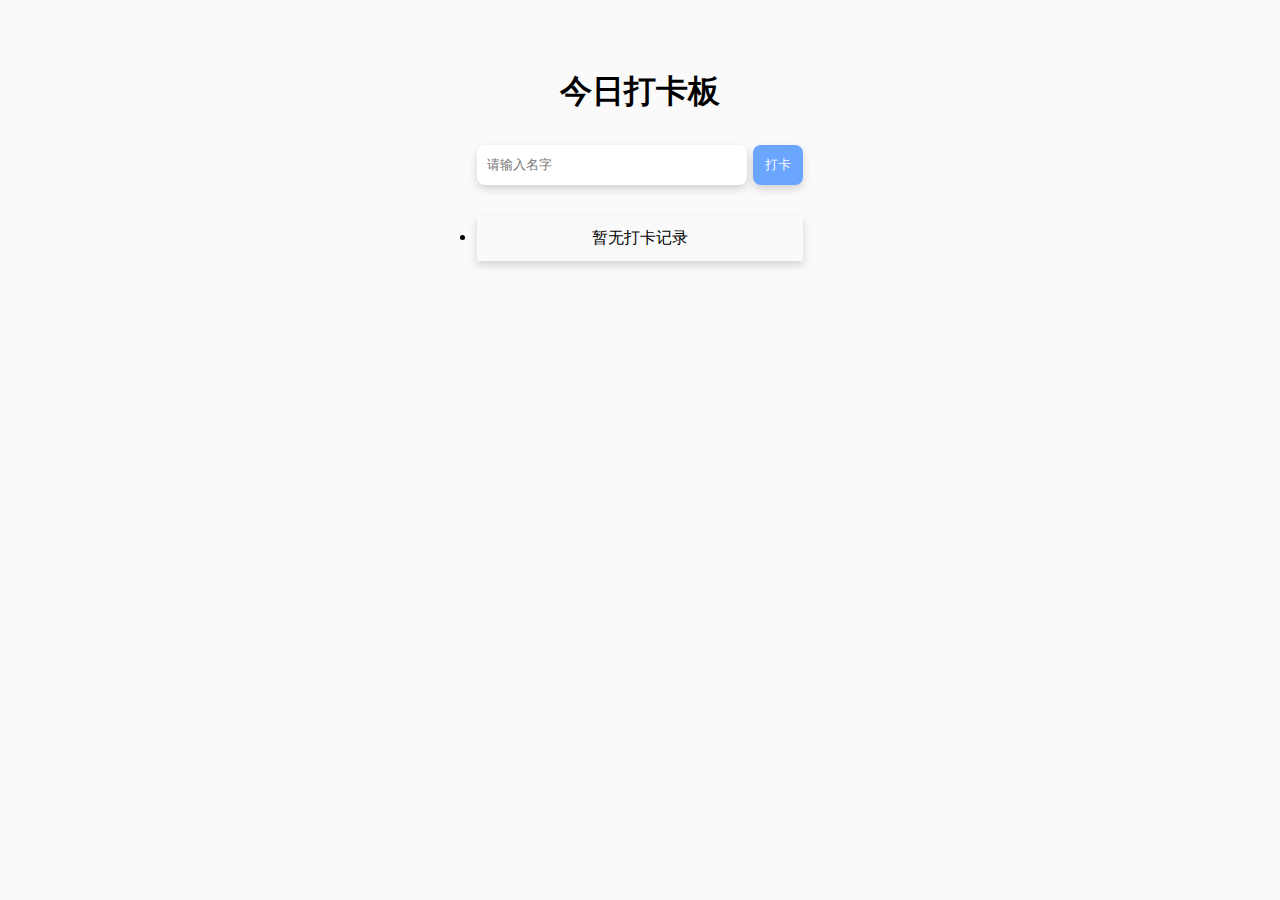
<file: Project/check-in-board/index.html>
<!DOCTYPE html>
<html lang="en">
<head>
    <meta charset="UTF-8">
    <meta name="viewport" content="width=device-width, initial-scale=1.0">
    <title>打卡版</title>
    <link rel="stylesheet" href="style.css">
</head>
<body>
    <div class="wrap">
        <h1>今日打卡板</h1>
        <div class="input">
            <input name="username" type="text" placeholder="请输入名字" autocomplete="off">
            <button id="btn">打卡</button>

        </div>
        <ul id="list">
            <li class="empty">暂无打卡记录</li>
        </ul>
    </div>
    <script src="main.js"></script>
</body>
</html>
</file>
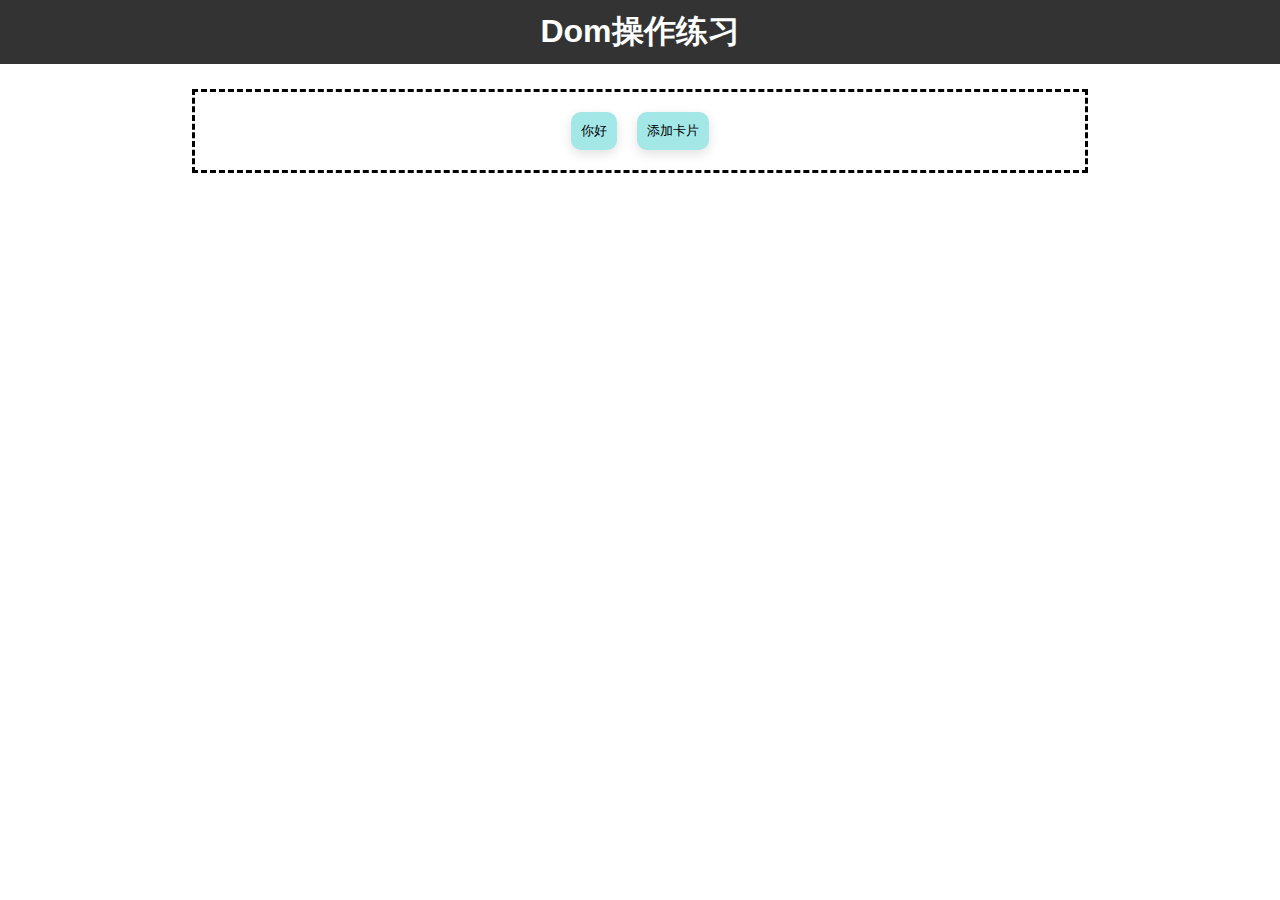
<file: Project/DomTest/index.html>
<!DOCTYPE html>
<html lang="en">
<head>
    <meta charset="UTF-8">
    <meta name="viewport" content="width=device-width, initial-scale=1.0">
    <title>Dom操作练习</title>
    <link rel="stylesheet" href="style.css">
</head>
<body>
    <div class="head">
        <h1>Dom操作练习</h1>
    </div>
    <div class="warp">
        <div class="card">
            <button class="hello" id="helloBtn">你好</button>
            <button class="addCard" id="addCard">添加卡片</button>
        </div>
        <div id="cardContainer"></div>
    </div>
    <div class="tail">

    </div>
    <script src="main.js"></script>
</body>
</html>
</file>
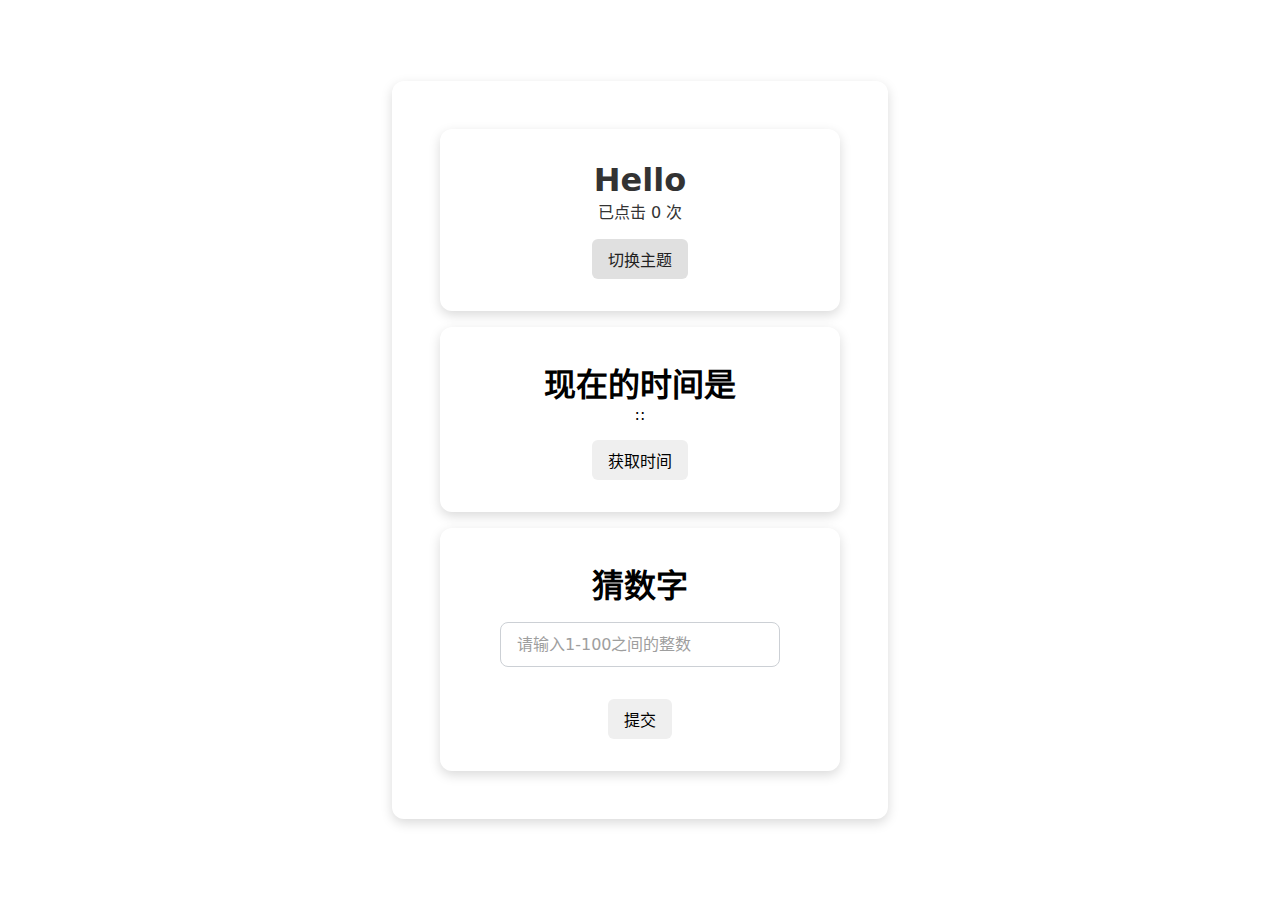
<file: Project/JavaScript_test/index.html>
<!DOCTYPE html>
<html lang="zh-CN">
<head>
    <meta charset="UTF-8">
    <meta name="viewport" content="device-width, initial-scale = 1.0">
    <title>HTML+CSS+JavaScript测试2</title>
    <link rel = "stylesheet" href="style.css">
</head>
<body>
    <main class = "wrapper">
        <div id="center-box" class="center-box">
            <div id="card" class="card light">
                <h1>Hello</h1>
                <p id="counter">已点击 0 次</p>
                <button id="toggleBtn" type="button">切换主题</button>
            </div> 
            <div id="displayTime" class="displayTime">
                <h1>现在的时间是</h1>
                <p id = "date">::</p>
                <button id="gettimeBtn" type="button">获取时间</button>
            </div>
            <div id="guessNumber" class="guessNumber">
                <h1>猜数字</h1>
                <p id = "hint"></p>
                <input id="numberinput"  type="number" placeholder="请输入1-100之间的整数">
                <button id="submitBtn" type="button">提交</button>
                <p id = "guessCount"></p>
            </div>
        </div>
    </main>
    <script src="main.js"></script>
</body>
</html>
</file>
<file: Project/check-in-board/style.css>
*{
    margin: 0;
    padding: 0;
    box-sizing: border-box;
}
body{
    background: #fafafa;
    justify-content: center;
    text-align: center;
    display: flex;
    font-family: system-ui, -apple-system;
}

h1{
    margin-top: 70px;
}

.warp{
    width: 460px;
}
.input {
    margin-top: 3ch;
}
.input input{
    height: 40px;
    width: 270px;
    border-radius: 8px;
    box-shadow: 0 4px 8px rgba(0, 0, 0, 0.16);
    border: 2px solid transparent;
    padding: 8px;
    outline: none;
    transition: all 0.25s ease;
}

input:focus{
    border-color: rgba(7, 95, 110, 0.295);
    cursor: pointer;
}

#btn {
    background-color: rgb(106, 165, 255);
    height: 40px;
    width: 50px;
    border: none;
    color: #fafafa;
    border-radius: 8px;
    box-shadow: 0 4px 8px rgba(0, 0, 0, 0.16);
    transition: all 0.25s ease;
}
#btn:hover{
    background-color: rgb(67, 138, 245);
}

#btn:active{
    background-color: rgb(35, 85, 161);
}

#list {
    margin-top: 3ch;
}

#list li {
    background-color: #fafafa;
    box-shadow: 0 4px 8px rgba(0, 0, 0, 0.16);
    padding: 12px;
}
</file>
<file: Project/DomTest/style.css>
*{
    box-sizing: border-box;
    margin: 0;
    padding: 0;
}
body{
    display: flex;
    flex-direction: column;
    justify-content: center;
    align-items: center;
    font-family: 'Segoe UI', Tahoma, Geneva, Verdana, sans-serif;
}
.head{
    display: flex;
    align-items: center;
    text-align: center;
    flex-direction: column;
    background-color: #333;
    color: #fff;
    width: 100%;
    margin-bottom: 25px;
}
.warp{
    border-style: dashed;
    width: 70%;
    display: flex;
    flex-direction: column;
    align-items: center;
}
h1{
    margin: 10px;
}
.card{
    margin: 20px;
    display: flex;
    align-items: center;
    gap: 20px;
}
.hello{
    border-style: none;
    background-color: #a3e7e7;
    padding: 10px;
    border-radius: 10px;
    box-shadow: 0 4px 12px rgba(0,0,0,0.12);
    transition: all 0.2s;
}
.hello.active{
    background-color: #46bfcf;
}
.hello:hover{
    transform: scale(1.2);
}
.addCard{
    border-style: none;
    background-color: #a3e7e7;
    padding: 10px;
    border-radius: 10px;
    box-shadow: 0 4px 12px rgba(0,0,0,0.12);
    transition: all 0.2s;
}
.addCard:active{
    background-color: #46bfcf;
}
.addCard:hover{
    transform: scale(1.2);
}
#cardContainer{
    display: flex;
    align-items: center;
    width: 100%;
    flex-direction: column;
}
.selfCard{
    background-color: #fff;
    box-shadow: 0 8px 12px rgba(0,0,0,0.12);
    width: 30%;
    border-radius: 20px;
    margin: 10px;
    padding: 20px;
}
</file>
<file: Project/JavaScript_test/style.css>
* {
    margin: 0;
    padding: 0;
    box-sizing: border-box;
    font-family: system-ui, -apple-system, BlinkMacSystemFont, 'Segoe UI', Roboto, Oxygen, Ubuntu, Cantarell, 'Open Sans', 'Helvetica Neue', sans-serif;
}

body{
    display: flex;
    justify-content: center;
    align-items: center;
    height: 100vh;
}

.center-box{
    padding: 2rem;
    background: #fff;
    border-radius: 12px;
    box-shadow: 0 4px 12px rgba(0, 0, 0, 0.15);
    flex-wrap: wrap;
    gap: 1rem;
    margin: 1rem;
    text-align: center;
    transition: background 0.3s ease;
}
.center-box.light {
    background: #fff;
    color:#333
}

.center-box.dark {
    background: #222;
    color: #fff
}

.card{
    padding: 2rem;
    background: #fff;
    border-radius: 12px;
    box-shadow: 0 4px 12px rgba(0, 0, 0, 0.15);
    flex-wrap: wrap;
    gap: 1rem;
    margin: 1rem;
    text-align: center;
    transition: background 0.3s ease;
}
.card.light {
    background: #fff;
    color:#333
}

.card.dark {
    background: #222;
    color: #fff
}

.displayTime {
    padding: 2rem;
    background: #fff;
    border-radius: 12px;
    box-shadow: 0 4px 12px rgba(0, 0, 0, 0.15);
    flex-wrap: wrap;
    gap: 1rem;
    margin: 1rem;
    text-align: center;
    transition: background 0.3s ease;
}

.guessNumber {
    padding: 2rem;
    background: #fff;
    border-radius: 12px;
    box-shadow: 0 4px 12px rgba(0, 0, 0, 0.15);
    flex-wrap: wrap;
    gap: 1rem;
    margin: 1rem;
    text-align: center;
    transition: background 0.3s ease;
}

button {
    margin-top: 1rem;
    padding: 0.5rem 1rem;
    border: none;
    border-radius: 6px;
    cursor: pointer;
    font-size: 1rem;
    transition: all 0.2s;
}

button:hover{
    scale: 1.04;
}

input{
    width: 100%;
    max-width: 280px;
    padding: 12px 16px;
    margin: 1rem;
    font-size: 1rem;
    font-family: inherit;
    color: #333;
    background: #fff;
    border: 1px solid #ccd0d5;
    border-radius: 8px;
    transition: all .2s ease;
    outline: none;
}

input:hover {
  border-color: #90a4ae;
}

input:focus {
  border-color: #1976d2;
  box-shadow: 0 0 0 1px rgba(25,118,210,.25);
}

input::placeholder {  /*设置输入框的占位文字的样式*/
  color: #9e9e9e;
}


.card.light button {
  background: #e0e0e0;
  color: #222;
}

.card.dark button {
  background: #444;
  color: #fff;
}

.center-box .guessNumber #guessCount{
    font-weight: bold;
    color: blueviolet;
}

@media (max-width: 480px) {
    .card {
        width: 90%;
    }
}
</file>
